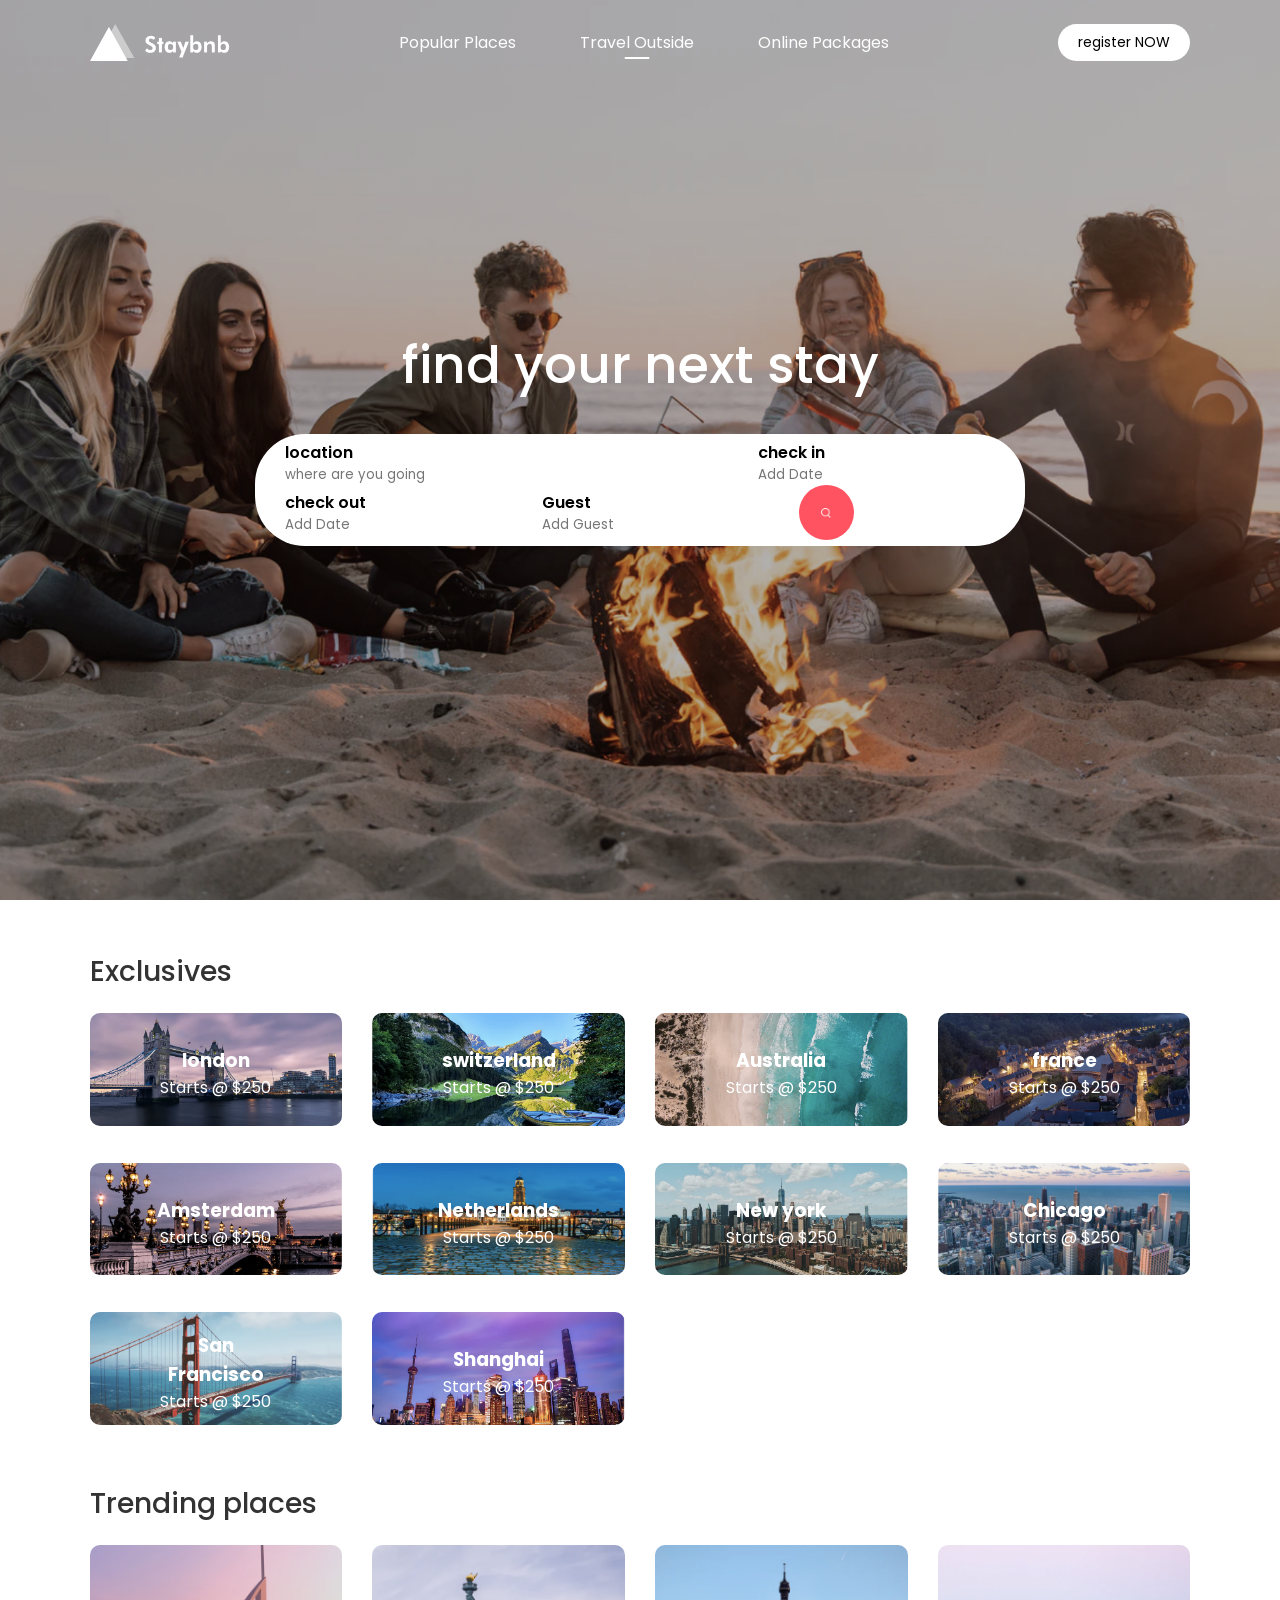
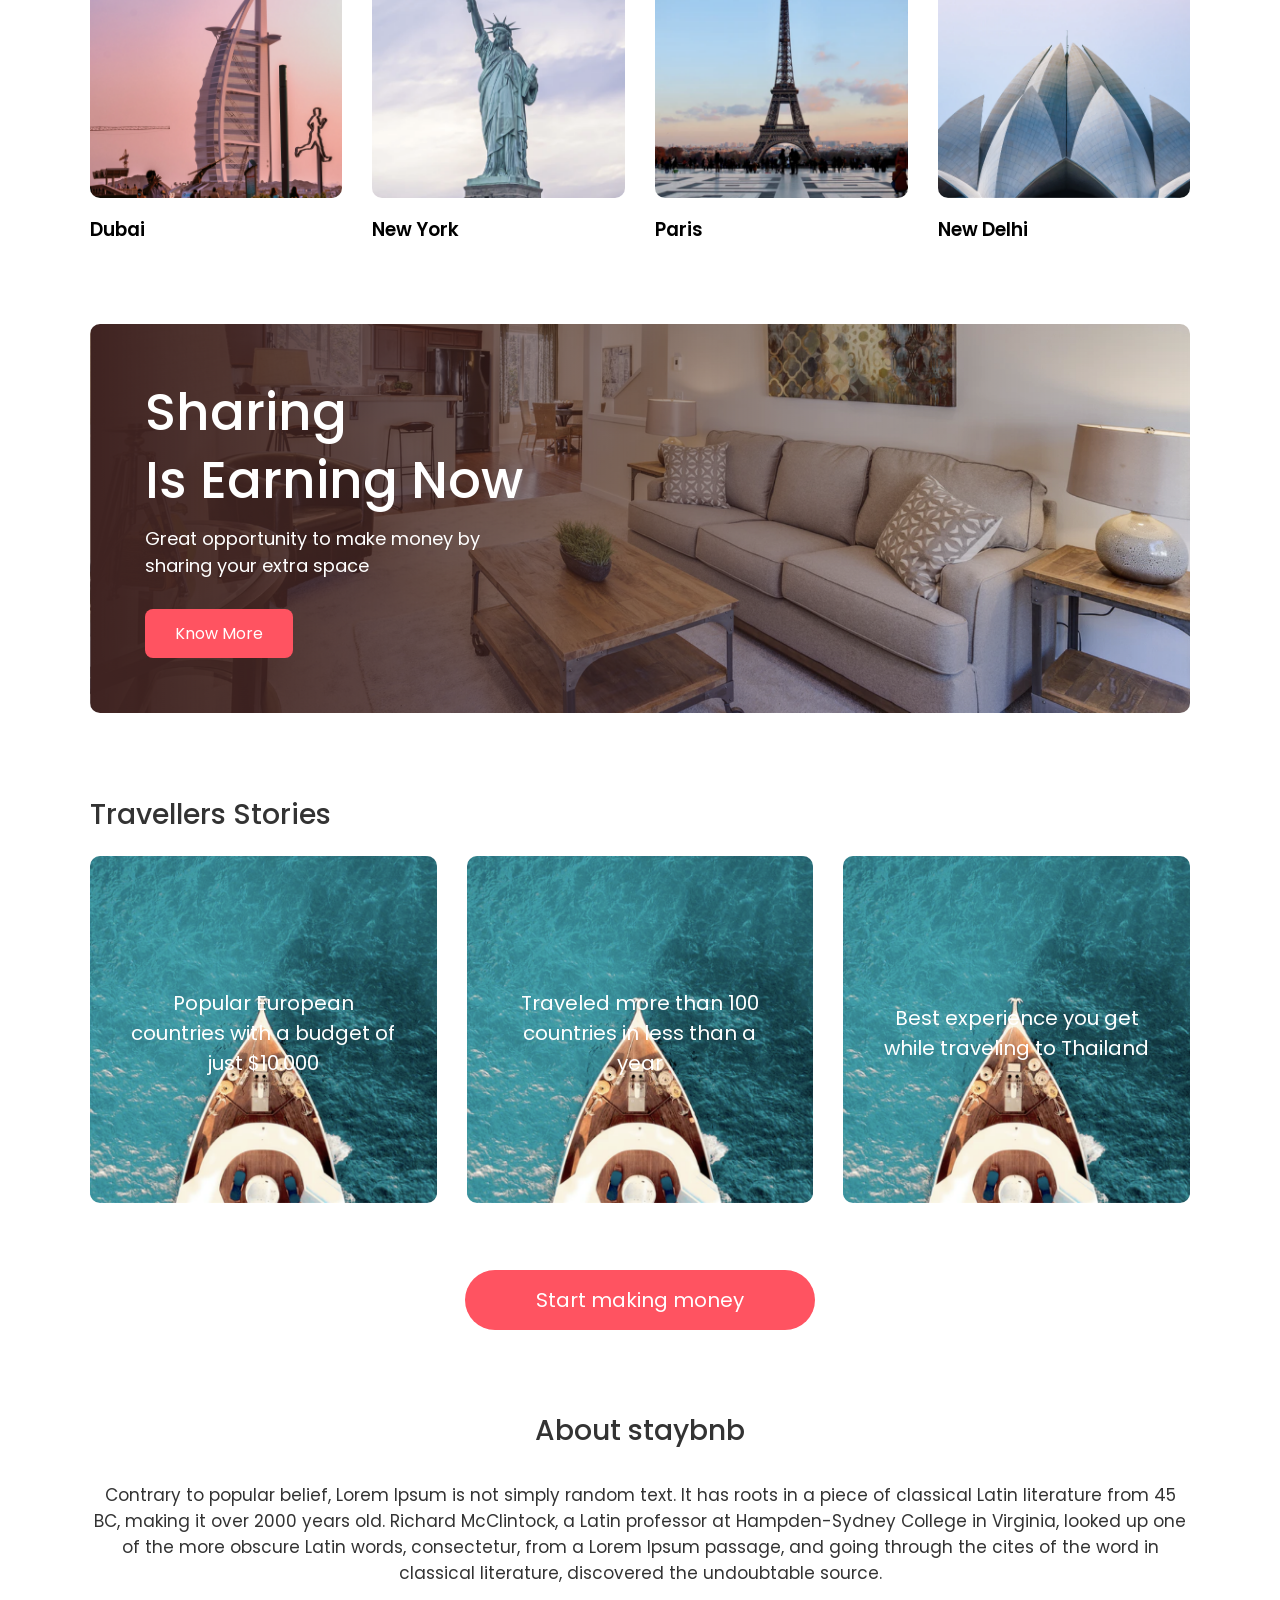
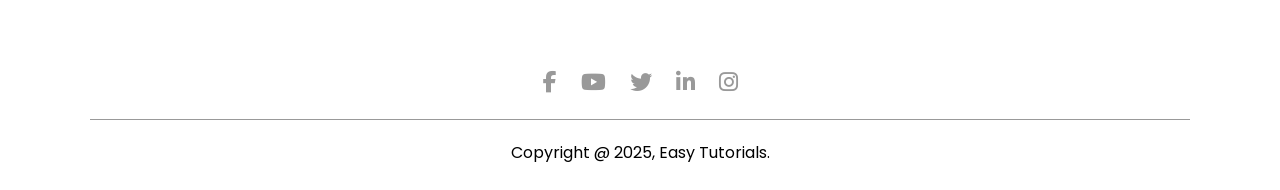
<file: index.html>
<!DOCTYPE html>
<html lang="en">
  <head>
    <meta charset="UTF-8" />
    <meta name="viewport" content="width=device-width, initial-scale=1.0" />
    <link rel="stylesheet" href="style.css" />
    <title>staybnb - EASY TUTORIALS</title>

    <link
      rel="stylesheet"
      href="https://cdnjs.cloudflare.com/ajax/libs/font-awesome/6.7.2/css/all.min.css"
      integrity="sha512-Evv84Mr4kqVGRNSgIGL/F/aIDqQb7xQ2vcrdIwxfjThSH8CSR7PBEakCr51Ck+w+/U6swU2Im1vVX0SVk9ABhg=="
      crossorigin="anonymous"
      referrerpolicy="no-referrer"
    />
<!-- dsjogkgi -->
    <link
      href="https://fonts.googleapis.com/css2?family=Poppins:wght@300;400;500;600&display=swap"
      rel="stylesheet"
    />
  </head>
  <body>
    <div class="header">
      <nav id="navBar">
        <img src="images/logo.png" class="logo" />
        <ul class="nav-links">
          <li><a href="listing.html">Popular Places</a></li>
          <li><a href="index.html" class="active">Travel Outside</a></li>
          <li><a href="house.html">Online Packages</a></li>
        </ul>
        <a href="#" class="register-btn">register NOW</a>
        <i class="fas fa-bars" onclick="togglebtn()"></i>
      </nav>

      <div class="container">
        <h1>find your next stay</h1>
        <div class="search-bar">
          <form>
            <div class="location-input">
              <label>location</label>
              <input type="text" placeholder="where are you going" />
            </div>
            <div>
              <label>check in</label>
              <input type="text" placeholder="Add Date" />
            </div>
            <div>
              <label>check out </label>
              <input type="text" placeholder="Add Date" />
            </div>
            <div>
              <label>Guest</label>
              <input type="text" placeholder="Add Guest" />
            </div>
            <button type="submit"><img src="images/search.png" /></button>
          </form>
        </div>
      </div>
    </div>

    <div class="container">
      <h2 class="sub-title">Exclusives</h2>
      <div class="Exclusives">
        <div>
          <img src="images/image-1.png" />
          <span>
            <h3>london</h3>
            <p>Starts @ $250</p>
          </span>
        </div>
        <div>
          <img src="images/image-2.png" />
          <span>
            <h3>switzerland</h3>
            <p>Starts @ $250</p>
          </span>
        </div>
        <div>
          <img src="images/image-3.png" />
          <span>
            <h3>Australia</h3>
            <p>Starts @ $250</p>
          </span>
        </div>
        <div>
          <img src="images/image-4.png" />
          <span>
            <h3>france</h3>
            <p>Starts @ $250</p>
          </span>
        </div>
        <div>
          <img src="images/image-5.png" />
          <span>
            <h3>Amsterdam</h3>
            <p>Starts @ $250</p>
          </span>
        </div>
        <div>
          <img src="images/image-6.png" />
          <span>
            <h3>Netherlands</h3>
            <p>Starts @ $250</p>
          </span>
        </div>
        <div>
          <img src="images/image-7.png" />
          <span>
            <h3>New york</h3>
            <p>Starts @ $250</p>
          </span>
        </div>
        <div>
          <img src="images/image-8.png" />
          <span>
            <h3>Chicago</h3>
            <p>Starts @ $250</p>
          </span>
        </div>
        <div>
          <img src="images/image-9.png" />
          <span>
            <h3>San Francisco</h3>
            <p>Starts @ $250</p>
          </span>
        </div>
        <div>
          <img src="images/image-10.png" />
          <span>
            <h3>Shanghai</h3>
            <p>Starts @ $250</p>
          </span>
        </div>
      </div>

      <h2 class="sub-title">Trending places</h2>
      <div class="trending">
        <div>
          <img src="images/dubai.png" />
          <h3>Dubai</h3>
        </div>
        <div>
          <img src="images/new-york.png" />
          <h3>New York</h3>
        </div>
        <div>
          <img src="images/paris.png" />
          <h3>Paris</h3>
        </div>
        <div>
          <img src="images/new-delhi.png" />
          <h3>New Delhi</h3>
        </div>
      </div>

      <div class="cta">
        <h3>
          Sharing <br />
          Is Earning Now
        </h3>
        <p>Great opportunity to make money by <br />sharing your extra space</p>
        <a href="#" class="cta-btn">Know More</a>
      </div>

      <h2 class="sub-title">Travellers Stories</h2>
      <div class="Stories">
        <div>
          <img src="images/story-1.png" />
          <p>Popular European countries with a budget of just $10.000</p>
        </div>
        <div>
          <img src="images/story-1.png" />
          <p>Traveled more than 100 countries in less than a year</p>
        </div>
        <div>
          <img src="images/story-1.png" />
          <p>Best experience you get while traveling to Thailand</p>
        </div>
      </div>

      <a href="#" class="start-btn">Start making money</a>

      <div class="about-msg">
        <h2>About staybnb</h2>
        <p>
          Contrary to popular belief, Lorem Ipsum is not simply random text. It
          has roots in a piece of classical Latin literature from 45 BC, making
          it over 2000 years old. Richard McClintock, a Latin professor at
          Hampden-Sydney College in Virginia, looked up one of the more obscure
          Latin words, consectetur, from a Lorem Ipsum passage, and going
          through the cites of the word in classical literature, discovered the
          undoubtable source.
        </p>
      </div>

      <div class="footer">
        <a href="https://facebook.com"><i class="fab fa-facebook-f"></i></a>
        <a href="https://youtube.com/"><i class="fab fa-youtube"></i></a>
        <a href="https://twitter.com/"><i class="fab fa-twitter"></i></a>
        <a href="https://linkedin.com/"><i class="fab fa-linkedin-in"></i></a>
        <a href="https://instagram.com/"><i class="fab fa-instagram"></i></a>
        <hr />
        <p>Copyright @ 2025, Easy Tutorials.</p>
      </div>
    </div>

    <script>
      var navBar = document.getElementById("navBar");

      function togglebtn() {
        navBar.classList.toggle("hidemenu");
      }
    </script>
  </body>
</html>
</file>
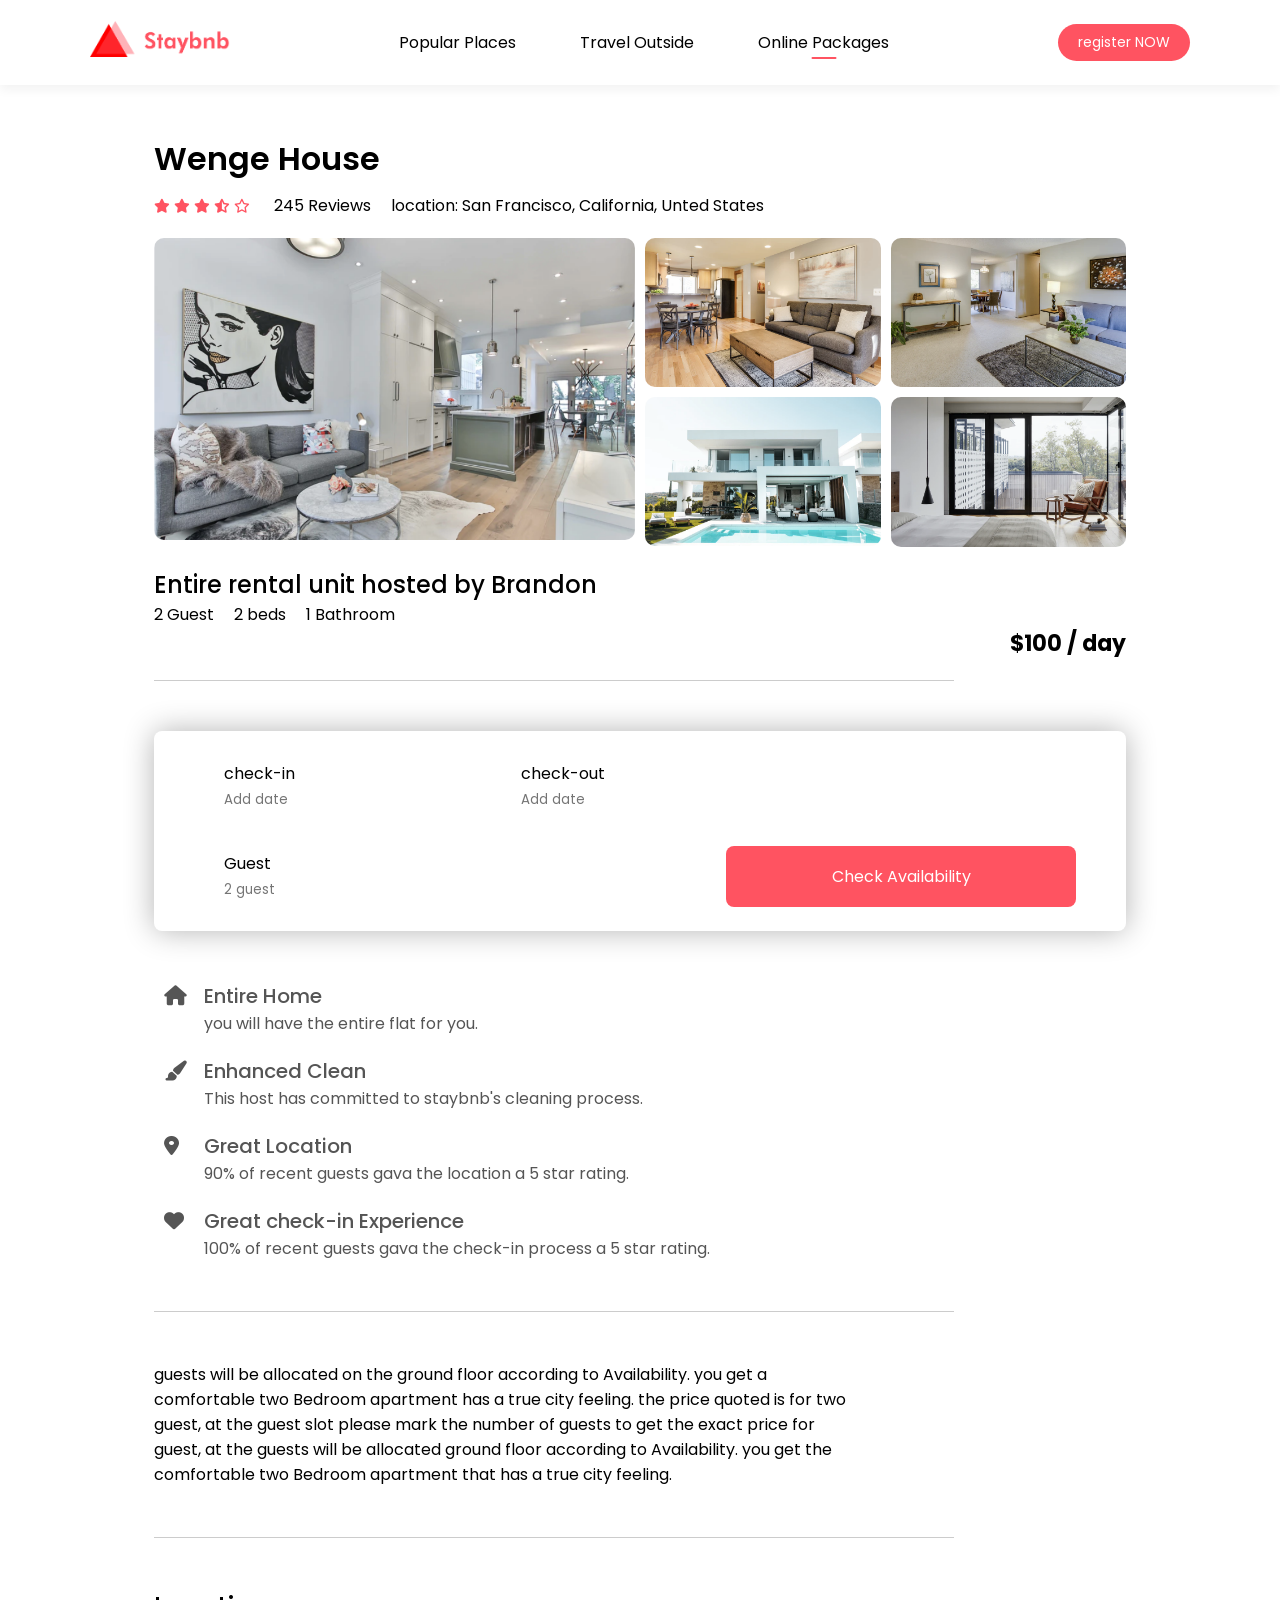
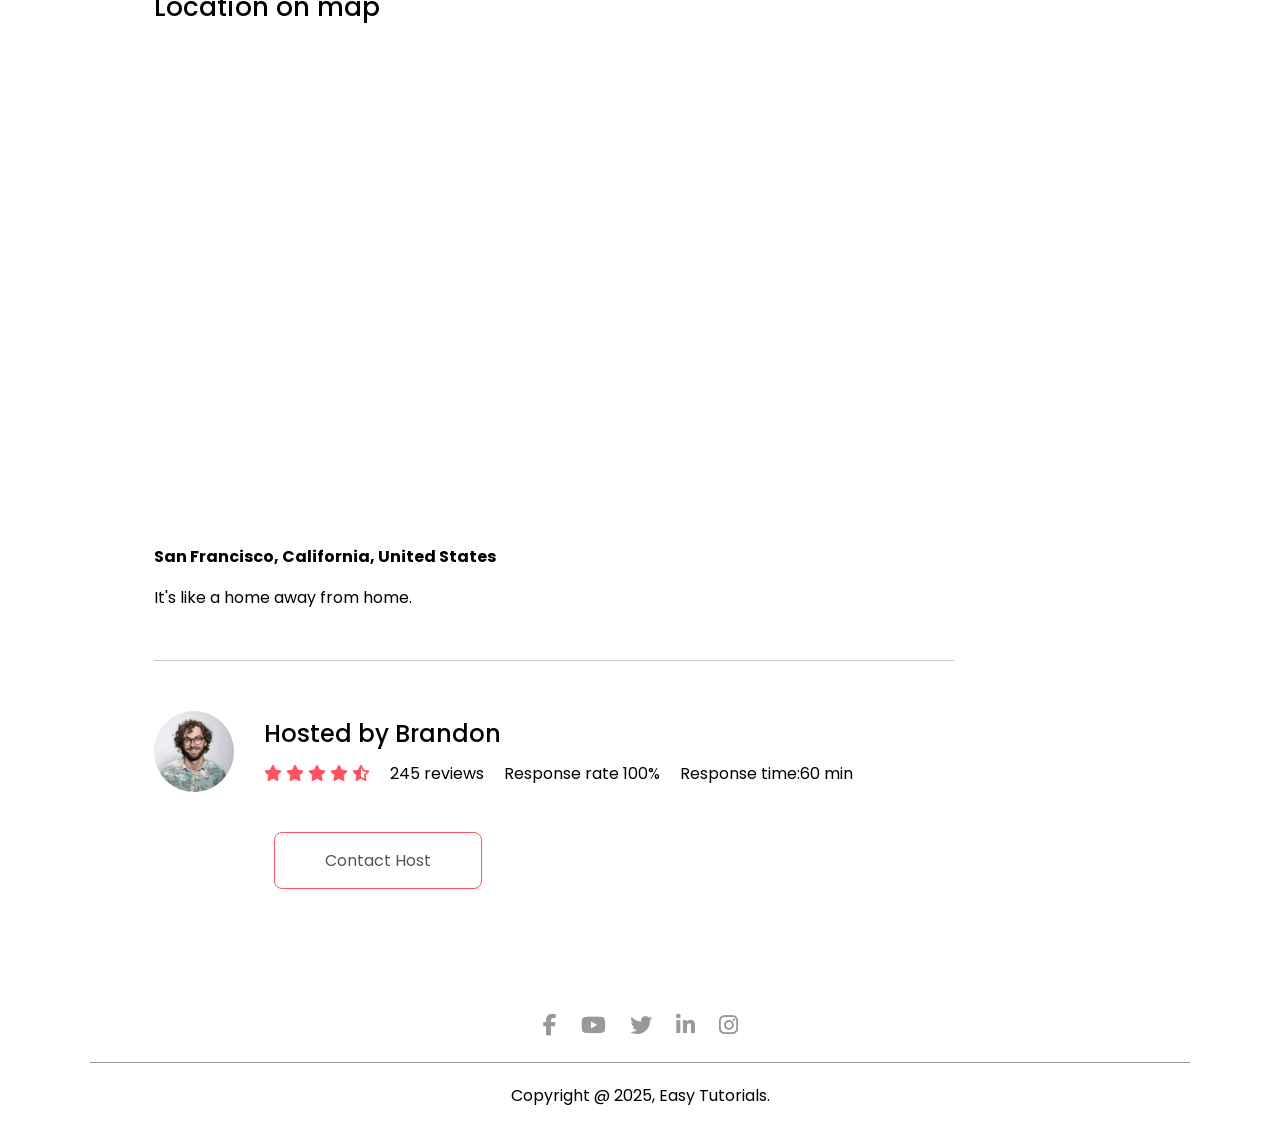
<file: house.html>
<!DOCTYPE html>
<html lang="en">
  <head>
     <meta charset="UTF-8" />
     <meta name="viewport" content="width=device-width, initial-scale=1.0" />
     <link rel="stylesheet" href="style.css" />
     <title>House Details Page - EASY TUTORIALS</title>
    
     <link rel="stylesheet" href="https://cdnjs.cloudflare.com/ajax/libs/font-awesome/6.7.2/css/all.min.css" integrity="sha512-Evv84Mr4kqVGRNSgIGL/F/aIDqQb7xQ2vcrdIwxfjThSH8CSR7PBEakCr51Ck+w+/U6swU2Im1vVX0SVk9ABhg==" crossorigin="anonymous" referrerpolicy="no-referrer" />
     <link href="https://fonts.googleapis.com/css2?family=Poppins:wght@300;400;500;600&display=swap" rel="stylesheet">

    </head>

     <body>
        
        <nav id="navBar" class="navbar-white">
            <a href="/index.html">
                <img src="images/logo-red.png" class="logo">
            </a>
            
            <ul class="nav-links">
                <li><a href="listing.html">Popular Places</a></li>
                <li><a href="index.html">Travel Outside</a></li>
                <li><a href="house.html" class="active">Online Packages</a></li>
            </ul>
            <a href="#" class="register-btn">register NOW</a>
            <i class="fas fa-bars" onclick="togglebtn()"></i>
          </nav>

        <div class="house-details">
            <div class="house-title">
              <h1>Wenge House</h1>
              <div class="row">
                <div>
                    <i class="fas fa-star"></i>
                    <i class="fas fa-star"></i>
                    <i class="fas fa-star"></i>
                    <i class="fas fa-star-half-alt"></i>
                    <i class="far fa-star"></i>
                    <span>245 Reviews</span>
                </div>
                <div>
                    <p>location: San Francisco, California, Unted States</p>
                </div>
              </div>
            </div>
            <div class="gallery">
                <div class="gallery-img-1"><img src="images/house-1.png"></div>
                <div><img src="images/house-2.png"></div>
                <div><img src="images/house-3.png"></div>
                <div><img src="images/house-4.png"></div>
                <div><img src="images/house-5.png"></div>
            </div>
            <div class="small-details">
                <h2>Entire rental unit hosted by Brandon</h2>
                <p>2 Guest &nbsp; &nbsp; 2 beds &nbsp; &nbsp; 1 Bathroom</p>
                <h4>$100 / day</h4>
            </div>
            <hr class="line">
            <form class="check-form">
                <div>
                    <label>check-in</label>
                    <input type="text" placeholder="Add date">
                </div>
                <div>
                    <label>check-out</label>
                    <input type="text" placeholder="Add date">
                </div>
                <div class="guest-field">
                    <label>Guest</label>
                    <input type="text" placeholder="2 guest">
                </div>
                <button type="submit">Check Availability</button>
            </form>

            <ul class="Details-list">
                <li><i class="fas fa-home"></i>Entire Home
                    <span>you will have the entire flat for you.</span>
                </li>
                <li><i class="fas fa-paint-brush"></i>Enhanced Clean
                    <span>This host has committed to staybnb's cleaning process.</span>
                </li>
                <li><i class="fas fa-map-marker-alt"></i>Great Location
                    <span>90% of recent guests gava the location a 5 star rating.</span>
                </li>
                <li><i class="fas fa-heart"></i>Great check-in Experience
                    <span>100% of recent guests gava the check-in process a 5 star rating.</span>
                </li>
            </ul>

            <hr class="line">

            <p class="home-desc">guests will be allocated on the ground floor according to Availability. you get a comfortable two Bedroom apartment has a true city feeling. the price quoted is for two guest, at the guest slot please mark the number of guests to get the exact price for guest, at the guests will be allocated ground floor according to Availability. you get the comfortable two Bedroom apartment that has a true city feeling.</p>
            <hr class="line">

            <div class="map">
                <h3>Location on map</h3>
                <iframe src="https://www.google.com/maps/embed?pb=!1m18!1m12!1m3!1d49573.678813007464!2d-122.40722837718411!3d37.750288018736484!2m3!1f0!2f0!3f0!3m2!1i1024!2i768!4f13.1!3m3!1m2!1s0x80859a6d00690021%3A0x4a501367f076adff!2z2LPYp9mGINmB2LHYp9mG2LPZitiz2YPZiNiMINmD2KfZhNmK2YHZiNix2YbZitin2Iwg2KfZhNmI2YTYp9mK2KfYqiDYp9mE2YXYqtit2K_YqQ!5e1!3m2!1sar!2seg!4v1740742491198!5m2!1sar!2seg" width="600" height="450" style="border:0;" allowfullscreen="" loading="lazy" referrerpolicy="no-referrer-when-downgrade"></iframe>
                <b>San Francisco, California, United States</b>
                <p>It's like a home away from home.</p>
            </div>

            <hr class="line">
            <div class="host">
                <img src="images/host.png">
                <div>
                    <h2>Hosted by Brandon</h2>
                    <p><span>
                        <i class="fas fa-star"></i>
                        <i class="fas fa-star"></i>
                        <i class="fas fa-star"></i>
                        <i class="fas fa-star"></i>
                        <i class="fas fa-star-half-alt"></i>
                    </span>&nbsp; &nbsp; 245 reviews &nbsp; &nbsp; Response rate 100% &nbsp; &nbsp; Response time:60 min</time></p>
                </div>
            </div>
            <a href="#" class="contact-host">Contact Host</a>
        </div>

        <div class="container">
            <div class="footer">
                <a href="https://facebook.com"><i class="fab fa-facebook-f"></i></a>
                <a href="https://youtube.com/"><i class="fab fa-youtube"></i></a>
                <a href="https://twitter.com/"><i class="fab fa-twitter"></i></a>
                <a href="https://linkedin.com/"><i class="fab fa-linkedin-in"></i></a>
                <a href="https://instagram.com/"><i class="fab fa-instagram"></i></a>
                <hr>
                <p>Copyright @ 2025, Easy Tutorials.</p>
                </div>
          </div>
        </div>
        <script>
            var navBar=document.getElementById('navBar');
          
          function togglebtn(){
            navBar.classList.toggle('hidemenu')}
          </script>
    </body> 

</html>
</file>
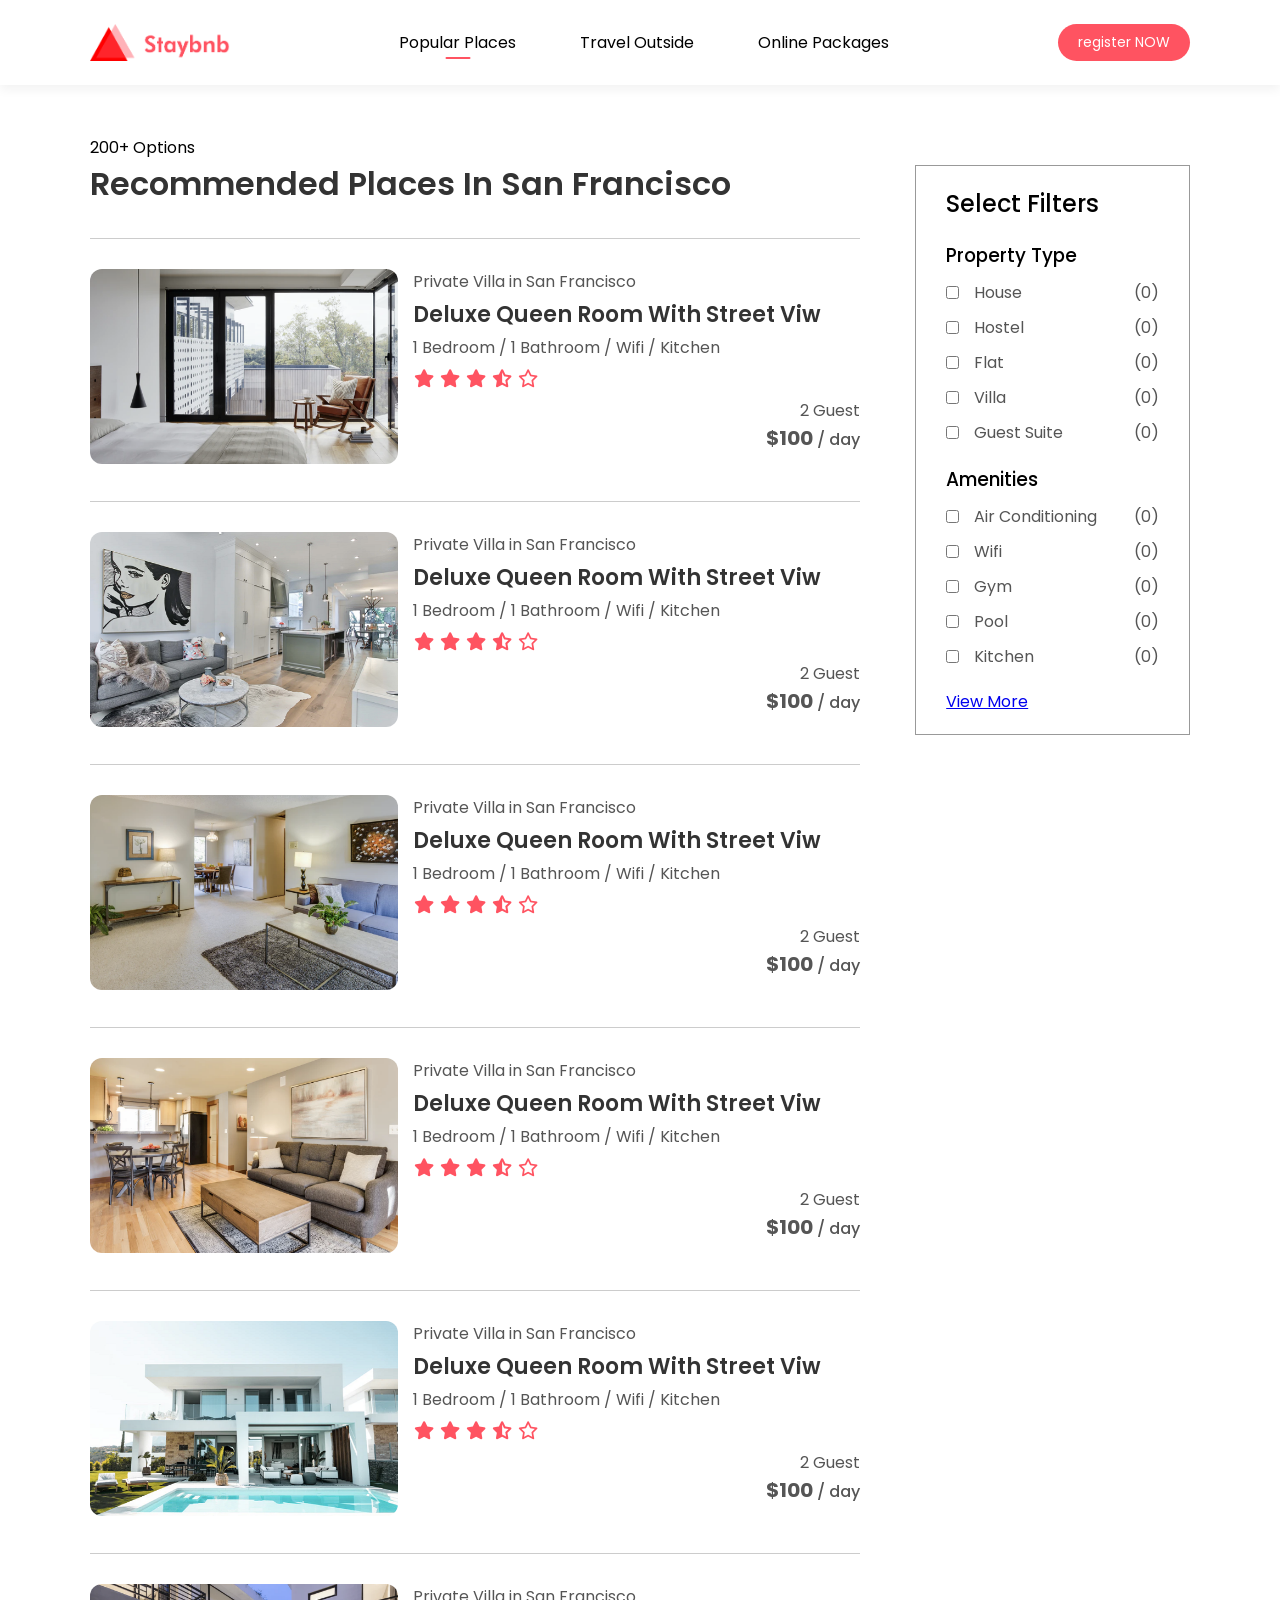
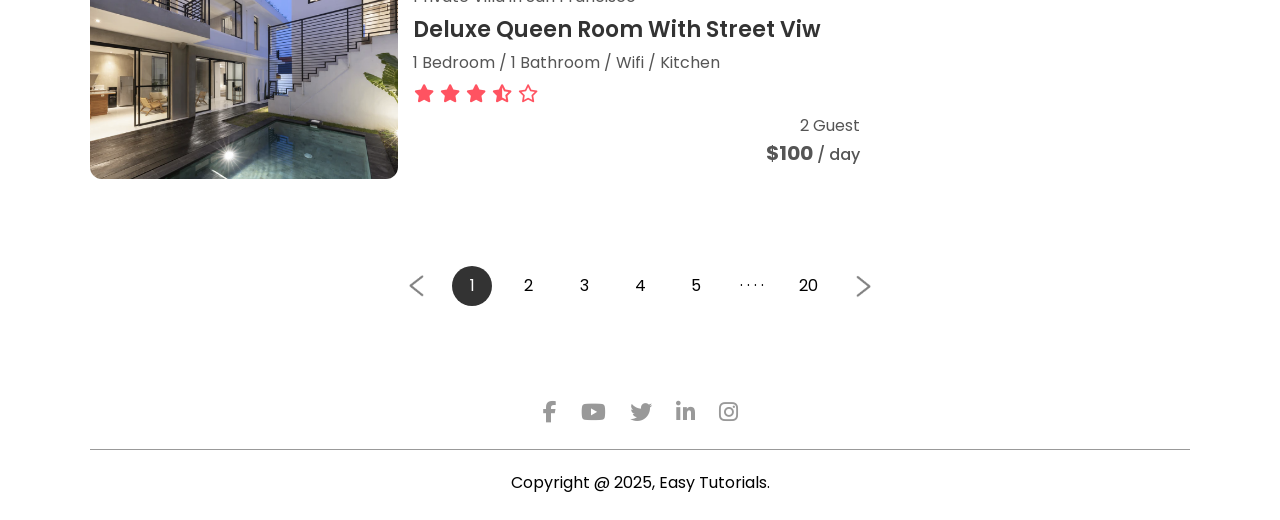
<file: listing.html>
<!DOCTYPE html>
<html lang="en">
  <head>
    <meta charset="UTF-8" />
    <meta name="viewport" content="width=device-width, initial-scale=1.0" />
    <link rel="stylesheet" href="style.css" />
    <title>staybnb - EASY TUTORIALS</title>

    <link
      rel="stylesheet"
      href="https://cdnjs.cloudflare.com/ajax/libs/font-awesome/6.7.2/css/all.min.css"
      integrity="sha512-Evv84Mr4kqVGRNSgIGL/F/aIDqQb7xQ2vcrdIwxfjThSH8CSR7PBEakCr51Ck+w+/U6swU2Im1vVX0SVk9ABhg=="
      crossorigin="anonymous"
      referrerpolicy="no-referrer"
    />
    <link
      href="https://fonts.googleapis.com/css2?family=Poppins:wght@300;400;500;600&display=swap"
      rel="stylesheet"
    />
  </head>

  <body>
    <nav id="navBar" class="navbar-white">
      <img src="images/logo-red.png" class="logo" />
      <ul class="nav-links">
        <li><a href="listing.html" class="active">Popular Places</a></li>
        <li><a href="index.html">Travel Outside</a></li>
        <li><a href="house.html">Online Packages</a></li>
      </ul>
      <a href="#" class="register-btn">register NOW</a>
      <i class="fas fa-bars" onclick="togglebtn()"></i>
    </nav>

    <div class="container">
      <div class="list-container">
        <div class="left-col">
          <p>200+ Options</p>
          <h1>Recommended Places In San Francisco</h1>
          <div class="house">
            <div class="house-img">
              <img src="images/image-s1.png" />
            </div>
            <div class="house-info">
              <p>Private Villa in San Francisco</p>
              <h3>Deluxe Queen Room With Street Viw</h3>
              <p>1 Bedroom / 1 Bathroom / Wifi / Kitchen</p>
              <i class="fas fa-star"></i>
              <i class="fas fa-star"></i>
              <i class="fas fa-star"></i>
              <i class="fas fa-star-half-alt"></i>
              <i class="far fa-star"></i>
              <div class="house-price">
                <p>2 Guest</p>
                <h4>$100 <span>/ day</span></h4>
              </div>
            </div>
          </div>

          <div class="house">
            <div class="house-img">
              <img src="images/image-s2.png" />
            </div>
            <div class="house-info">
              <p>Private Villa in San Francisco</p>
              <h3>Deluxe Queen Room With Street Viw</h3>
              <p>1 Bedroom / 1 Bathroom / Wifi / Kitchen</p>
              <i class="fas fa-star"></i>
              <i class="fas fa-star"></i>
              <i class="fas fa-star"></i>
              <i class="fas fa-star-half-alt"></i>
              <i class="far fa-star"></i>
              <div class="house-price">
                <p>2 Guest</p>
                <h4>$100 <span>/ day</span></h4>
              </div>
            </div>
          </div>

          <div class="house">
            <div class="house-img">
              <img src="images/image-s3.png" />
            </div>
            <div class="house-info">
              <p>Private Villa in San Francisco</p>
              <h3>Deluxe Queen Room With Street Viw</h3>
              <p>1 Bedroom / 1 Bathroom / Wifi / Kitchen</p>
              <i class="fas fa-star"></i>
              <i class="fas fa-star"></i>
              <i class="fas fa-star"></i>
              <i class="fas fa-star-half-alt"></i>
              <i class="far fa-star"></i>
              <div class="house-price">
                <p>2 Guest</p>
                <h4>$100 <span>/ day</span></h4>
              </div>
            </div>
          </div>

          <div class="house">
            <div class="house-img">
              <img src="images/image-s4.png" />
            </div>
            <div class="house-info">
              <p>Private Villa in San Francisco</p>
              <h3>Deluxe Queen Room With Street Viw</h3>
              <p>1 Bedroom / 1 Bathroom / Wifi / Kitchen</p>
              <i class="fas fa-star"></i>
              <i class="fas fa-star"></i>
              <i class="fas fa-star"></i>
              <i class="fas fa-star-half-alt"></i>
              <i class="far fa-star"></i>
              <div class="house-price">
                <p>2 Guest</p>
                <h4>$100 <span>/ day</span></h4>
              </div>
            </div>
          </div>

          <div class="house">
            <div class="house-img">
              <img src="images/image-s5.png" />
            </div>
            <div class="house-info">
              <p>Private Villa in San Francisco</p>
              <h3>Deluxe Queen Room With Street Viw</h3>
              <p>1 Bedroom / 1 Bathroom / Wifi / Kitchen</p>
              <i class="fas fa-star"></i>
              <i class="fas fa-star"></i>
              <i class="fas fa-star"></i>
              <i class="fas fa-star-half-alt"></i>
              <i class="far fa-star"></i>
              <div class="house-price">
                <p>2 Guest</p>
                <h4>$100 <span>/ day</span></h4>
              </div>
            </div>
          </div>

          <div class="house">
            <div class="house-img">
              <img src="images/image-s6.png" />
            </div>
            <div class="house-info">
              <p>Private Villa in San Francisco</p>
              <h3>Deluxe Queen Room With Street Viw</h3>
              <p>1 Bedroom / 1 Bathroom / Wifi / Kitchen</p>
              <i class="fas fa-star"></i>
              <i class="fas fa-star"></i>
              <i class="fas fa-star"></i>
              <i class="fas fa-star-half-alt"></i>
              <i class="far fa-star"></i>
              <div class="house-price">
                <p>2 Guest</p>
                <h4>$100 <span>/ day</span></h4>
              </div>
            </div>
          </div>
        </div>
        <div class="right-col">
          <div class="sidebar">
            <h2>Select Filters</h2>
            <h3>Property Type</h3>
            <div class="filter">
              <input type="checkbox" />
              <p>House</p>
              <span>(0)</span>
            </div>
            <div class="filter">
              <input type="checkbox" />
              <p>Hostel</p>
              <span>(0)</span>
            </div>
            <div class="filter">
              <input type="checkbox" />
              <p>Flat</p>
              <span>(0)</span>
            </div>
            <div class="filter">
              <input type="checkbox" />
              <p>Villa</p>
              <span>(0)</span>
            </div>
            <div class="filter">
              <input type="checkbox" />
              <p>Guest Suite</p>
              <span>(0)</span>
            </div>
            <h3>Amenities</h3>
            <div class="filter">
              <input type="checkbox" />
              <p>Air Conditioning</p>
              <span>(0)</span>
            </div>
            <div class="filter">
              <input type="checkbox" />
              <p>Wifi</p>
              <span>(0)</span>
            </div>
            <div class="filter">
              <input type="checkbox" />
              <p>Gym</p>
              <span>(0)</span>
            </div>
            <div class="filter">
              <input type="checkbox" />
              <p>Pool</p>
              <span>(0)</span>
            </div>
            <div class="filter">
              <input type="checkbox" />
              <p>Kitchen</p>
              <span>(0)</span>
            </div>

            <div class="sidebar-link"></div>
            <a href="#">View More</a>
          </div>
        </div>
      </div>

      <div class="pagination">
        <img src="images/arrow.png" />
        <span class="current">1</span>
        <span>2</span>
        <span>3</span>
        <span>4</span>
        <span>5</span>
        <span>&middot; &middot; &middot; &middot; </span>
        <span>20</span>
        <img src="images/arrow.png" class="right-arrow" />
      </div>

      <div class="footer">
        <a href="https://facebook.com"><i class="fab fa-facebook-f"></i></a>
        <a href="https://youtube.com/"><i class="fab fa-youtube"></i></a>
        <a href="https://twitter.com/"><i class="fab fa-twitter"></i></a>
        <a href="https://linkedin.com/"><i class="fab fa-linkedin-in"></i></a>
        <a href="https://instagram.com/"><i class="fab fa-instagram"></i></a>
        <hr />
        <p>Copyright @ 2025, Easy Tutorials.</p>
      </div>
    </div>

    <script>
      var navBar = document.getElementById("navBar");

      function togglebtn() {
        navBar.classList.toggle("hidemenu");
      }
    </script>
  </body>
</html>
</file>
<file: style.css>
*{margin: 0;
    padding: 0;
    box-sizing: border-box;
    font-family: "poppins", sans-serif;}
  .header{
    width:  100%;
    min-height: 100vh;
    background: linear-gradient(rgba(0, 0, 0, 0.3), rgba(0, 0, 0, 0.3)),url(banner.png);
  background-size: cover;
background-position: center;}

nav{
  display: flex;
  align-items: center;
  justify-content: space-between;
  padding: 20px 7%;}

  .logo{
    width: 140px;
    cursor: pointer;}

.nav-links li{ 
  list-style: none;
  display: inline-block;
  margin: 10px 30px;}

  .nav-links li a{ 
text-decoration: none;
color: #fff;}

.register-btn{
  background: #fff;
  color: #000;
padding: 8px 20px;
border-radius: 20px;
text-decoration: none;
font-size: 14px;}

.container{ 
  padding: 0 7%;}

.header h1{
  font-size: 4vw;
  font-weight: 500;
  color: #fff;
  text-align: center;
  padding-top: 22%;}

.search-bar{
  background: #fff;
  width: 70%;
  margin: 30px auto;
  padding: 6px 10px 6px 30px;
  border-radius: 50px;}

.search-bar form{
  display: flex;
  align-items: center;
  flex-wrap: wrap;}

.search-bar form input{
  display: block;
  border: 0;
  outline: none;
  background: transparent;}


.search-bar form button{
  background: #ff5361;
  width: 55px;
  height: 55px;
  border-radius: 50%;
  border: 0;
  outline: none;
  cursor: pointer;}

.search-bar form button img{
  width: 10px;
  margin-top: 7px;}

.location-input{
  flex: 1;}

.search-bar form label{ 
  font-weight:600;}

  /*-----------Exclusives----------*/
.sub-title{
 margin: 50px 0 20px;
 font-size: 2.2vw;
 font-weight: 500;
 color: #333;}

.Exclusives{
  display: grid;
  grid-template-columns: repeat(auto-fit,minmax(200px,1fr));
  grid-gap: 30px;}
  
.Exclusives div img{
width: 100%;
border-radius: 10px;}

.Exclusives div{
  position: relative;}

.Exclusives div span{
  position: absolute;
  top: 50%;
  left: 50%;
  transform: translate(-50%,-50%);
  text-align: center;
  color: #fff;}

/*------------------ Trending places------------------*/
.trending{
  display: grid;
  grid-template-columns: repeat(auto-fit,minmax(200px,1fr));
  grid-gap: 30px;
  margin-bottom: 30px;}

.trending div img{
  width: 100%;
  border-radius: 10px;}

.trending h3{
  font-weight: 600;
  margin-top: 10px;}

/*----------call to action--------*/
.cta{
  margin: 80px 0;
  background-image:linear-gradient(to right, #3f2321, transparent),url(banner-2.png);
  background-size: cover;
  background-position: center;
  border-radius: 10px;
  padding: 5%;
  color: #fff;}

.cta h3{
  font-size: 4vw;
  line-height: 5.3vw;
  font-weight: 500;}

.cta p{
  font-size: 18px;
  margin: 10px 0;}

.cta-btn{
  background: #ff5361;
  color: #fff;
  text-decoration: none;
  padding: 12px 30px;
  border-radius: 8px;
  margin-top: 20px;
  display: inline-block;}

  /*---------Travellers Stories------*/
.Stories{
  display: grid;
  grid-template-columns: repeat(auto-fit,minmax(200px,1fr));
  grid-gap: 30px;
  margin-bottom: 30px;}

.Stories div img{
  width: 100%;
  border-radius: 10px;}

.Stories div{
  position: relative;
  text-align: center;}

.Stories p{
  width: 80%;
  position: absolute;
  top: 50%;
  left: 50%;
  transform: translate(-50%,-50%);
  color: #fff;
  font-size: 20px;}

.start-btn{
  text-decoration: none;
  background: #ff5361;
  color: #fff;
  width: 80%;
  max-width: 350px;
  display: block;
  text-align: center;
  margin: 60px auto;
  padding: 15px;
  border-radius: 30px;
  font-size: 20px;}

/*--------------about-msg------------*/

.about-msg{
  text-align: center;
  margin: 80px 0;
  color: #333;
  font-size: 17px;}

.about-msg h2{
  font-size: 28px;
  margin-bottom: 30px;
  font-weight: 500;}

/*------------footer----------*/

.footer{
  margin: 80px 0 10px;
  text-align: center;}

.footer a{
  text-decoration: none;
  color: #999;
  font-size: 22px;
  margin: 0 10px;}

.footer hr{
  background: #999;
  height: 1px;
  width: 100%;
  border: 0;
  margin: 20px 0;}

.footer p{padding-bottom: 15px;}

.active{position: relative;}

.active::after{
  content: '';
  background: #fff;
  width: 25px;
  height: 2px;
  position: absolute;
  left: 50%;
  transform: translateX(-50%);
  bottom: -5px;
  border-radius: 2px;}

  nav .fa-bars{
    display: none;}

/*-----------for small screen devices-------*/

@media only screen and (max-width:700px) {

  .logo{
    position: fixed;
    top: 4%;
    left: 7%;}

  nav{
    position: fixed;
    top: 0;
    z-index: 100;
    display: inline-block;
    width: 100%;
    padding: 100px 7% 0;
    background: #000;
    text-align: right;
    max-height: 100px;
    overflow: hidden;
    transition:max-hight 5s;}

  nav .nav-links li{
    margin: 10px 0;
    display: block;}

  .register-btn{
    margin: 15px 0 30px;
    display: inline-block;}

  nav .fa-bars{
    display: block;
    position: fixed;
    top: 4%;
    right: 7%;
    color: #fff;
    font-size: 28px;}

  .active::after{
    left: -40px;
    transform: translate(0 50%);
    bottom: 50%;}
        
  .hidemenu{
    max-height: 300px;}

  .header h1{
    padding-top: 200px;
    font-size: 7vw;}

  .search-bar{
    width: 90%;
    margin: 30px auto;
    padding: 20px 10px 30px;
    border-radius: 5px;
    position: relative;}

  .search-bar form{
    display: block;}

  .search-bar form input{
    border-bottom: 1px solid #ddd;
    width: 100%;
    margin-bottom: 20px;
    margin-top: 10px;
    padding-bottom: 10px;}

  .search-bar form button{
    position: absolute;
    bottom: 0;
    left: 50%;
    transform: translate(-50%, 50%);}

  .sub-title{
    font-size: 6vw;}

  .cta{
    padding: 15% 5%;}

  .cta h3{
    font-size: 7vw;
    line-height: 8vw;}

  .cta p{
    font-size: 14px;}

  .cta-btn{
    padding: 6px 15px;
    border-radius: 4px;
    margin-top: 10px;
    font-size: 14px;}

  .Stories p{
    font-size: 22px;}

  .about-msg{
    font-size: 15px;}
}
/*--------------listing page-----------*/

.navbar-white{
  background: #fff;
  box-shadow: 0 5px 10px rgba(0, 0, 0, 0.05);}

.navbar-white .nav-links li a{
  color: #000;}

.navbar-white .register-btn{
  background: #ff5361;
  color: #fff;}

nav.navbar-white .fa-bars{
  color: #000;}

.navbar-white .active::after{
  background: #ff5361;}

.list-container{
  margin-top: 50px;
  display: flex;
  flex-wrap: wrap;
  justify-content: space-between;}

  .left-col{
  flex-basis: 70%;}

.right-col{
    flex-basis: 25%;}

.left-col h1{
  color: #333;
  font-weight: 600;
  margin-bottom: 30px;}

.house{
  display: flex;
  justify-content: space-between;
  flex-wrap: wrap;
  padding: 30px 0;
  border-top: 1px solid #ccc;}

.house-img{
  flex-basis: 40%;}

.house-info{
  flex-basis: 58%;
  color: #555;}

.house-img img{
  width: 100%;
  border-radius: 12px;}

.house-info h3{
  font-weight: 600;
  color: #333;
  font-size: 22px;
  margin: 4px 0;}

.house-info i{
  color: #ff5361;
  font-size: 18px;
  margin: 10px 1px;}

.house-price{
  text-align: right;}

.house-price h4{
  font-size: 20px;}

.house-price h4 span{
  font-size: 16px;
  font-weight: 500;}

.sidebar{
  border: 1px solid #999;
  padding: 20px 30px;
  margin-top: 30px;}

.sidebar h2{
  font-weight: 500;}

.sidebar h3{
  font-weight: 500;
  margin: 20px 0 10px;}

.filter{
  display: flex;
  align-items: center;
  color: #555;
  margin-bottom: 10px;}

.filter p{
  flex: 1;}

.filter input{
  margin-right: 15px;
  cursor: pointer;}

.sidebar-link{
  text-align: right;
  margin: 20px 0;}

.sidebar-link a{
  text-decoration: none;}

.pagination{
  display: flex;
  align-items: center;
  justify-content: center;
  margin: 40px 0;}

.pagination img{
  width: 15px;
  margin: 10px 20px;}

.right-arrow{
  transform: rotate(180deg);}

.pagination span{
  margin: 10px 8px;
  width: 40px;
  height: 40px;
  line-height: 40px;
  text-align: center;
  border-radius: 50%;
  cursor: pointer;}
  
.pagination .current{
  background: #333;
  color: #fff;}

/*-----------small screen for listing page-----------*/

@media only screen and (max-width:700px){
  .list-container{
    margin-top: 150px;}
   .left-col, .right-col, .house-img, .house-info{
    flex-basis: 100%;}
   .left-col h1{
    font-size: 22px;}
   .house-info h3{
    font-size: 18px;}
   .house-info i{
    font-size: 16px;}
   .pagination span{
    margin: 10px 2px;
    width: 30px;
    height: 30px;
    line-height: 30px;
    font-size: 12px;
   }
}

/*---------------house-details page----------*/

.house-details{
  padding: 0 12%;}

.house-title{
  margin-top: 50px;}

.house-title h1{
font-weight: 600;}

.house-title .row{
  display: flex;
  flex-wrap: wrap;
  align-items: center;
  margin: 10px 0;}

.house-title span{
  margin: 0 20px;}

.house-title i{
  color: #ff5361;
  font-size: 14px;}

.gallery{
  display: grid;
  grid-gap: 10px;
  grid-template-areas:'first first . .''first first . .';
  margin: 20px 0;}

.gallery div img{
  width: 100%;
  display: block;
  border-radius: 10px;}

.gallery-img-1{
  grid-area:first;}

.small-details h2{
  font-weight: 500;}

.small-details h4{
  text-align: right;
  font-size: 22px;}

.line{
  border: 0;
  height: 1px;
  background: #ccc;
  width: 100%;
  max-width: 800px;
  margin: 20px 0 50px;}

.check-form{
  margin: 30px 0;
  background: #fff;
  box-shadow: 0 0 30px rgba(0, 0, 0, 0.3);
  border-radius: 8px;
  display: flex;
  flex-wrap: wrap;
  align-items: center;
  padding: 10px 50px;}

.check-form label{
  display: block;}

.check-form div{
  padding: 20px;}

.check-form input{
  background: transparent;
  border: 0;
  outline: none;}

.check-form button{
  background: #ff5361;
  border: 0;
  outline: none;
  color: #fff;
  padding: 18px;
  width: 350px;
  border-radius: 8px;
  font-size: 16px;}

.guest-field{
  flex: 1;}

.Details-list{
  list-style: none;
  margin: 50px 0;}

.Details-list li{
  margin-left: 50px;
  font-size: 20px;
  font-weight: 500;
  margin-bottom: 20px;
  color: #555;
  position: relative;}

.Details-list li span{
  display: block;
  font-weight: 400;
  font-size: 16px;}

.Details-list li i{
  position: absolute;
  top: 5px;
  left: -40px;}

.home-desc{
  max-width: 700px;
  margin-bottom: 50px;}

.map{
  margin: 50px 0;}

.map iframe{
  width: 100%;
  margin-top: 30px;}

.map h3{
  font-size: 26px;
  font-weight: 500;
  margin-bottom: 30px;}

.map b{
  display: block;
  margin-bottom: 16px;}

.host{
  display: flex;
  align-items: center;}

.host img{
  width: 80px;
  border-radius: 50%;
  margin-right: 30px;}

.host h2{
  margin-bottom: 10px;
  font-weight: 500;}

.host i{
  color: #ff5361;}

.contact-host{
  display:inline-block;
  margin: 40px 0 40px 120px;
  text-decoration: none;
  color: #555;
  padding: 15px 50px;
  border: 1px solid #ff5361;
  border-radius: 8px;}

/*------------media query for house details page---------*/

@media only screen and (max-width:700px){
  .house-details{
    margin-top: 150px;}
  .row p{
   margin-top: 10px;}
  .gallery{
    grid-template-areas: 'first first' '. .' '. .';}
  .small-details h2{
    font-size: 20px;
    margin-top: 24px;}
  .small-details h4{
    text-align: left;
    margin: 10px 0;
    font-size: 18px;}
  .check-form{
    padding: 10px 30px;}
  .check-form div{
    padding: 20px 0;
    width: 100%;}
  .check-form input{
    border-bottom: 1px solid #ccc;
    width: 100%;
    padding-bottom: 5px;}
  .check-form button{
    font-size: 14px;
    margin-top: 10px;
    margin-bottom: 15px;
    border-radius: 4px;}
  .host{
    display: block;
    line-height: 28px;}
  .contact-host{
    margin: 40px 0;
  }
}
</file>
